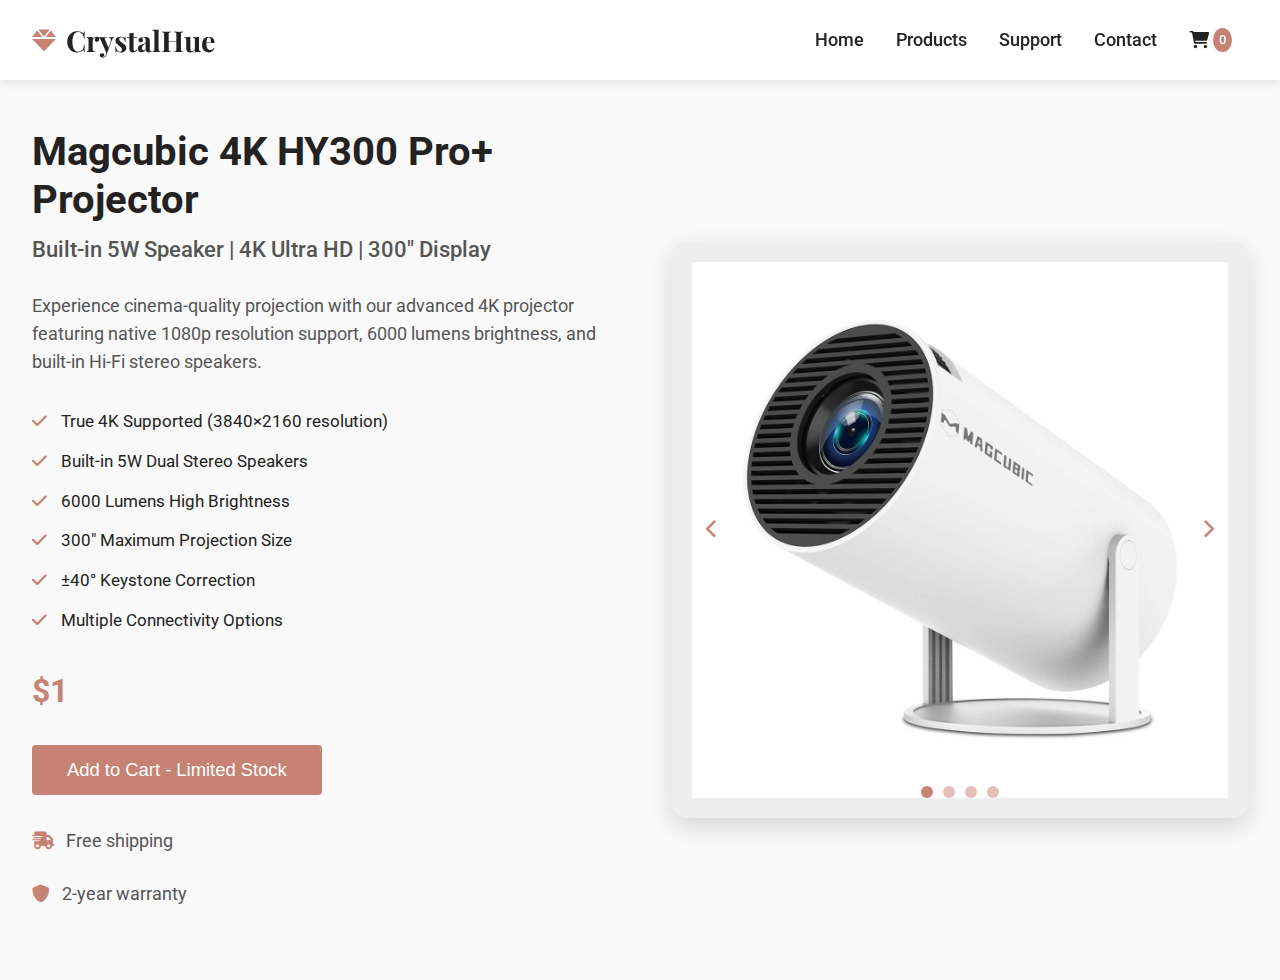
<file: index.html>
<!DOCTYPE html>
<html lang="en">
<head>
    <meta charset="UTF-8">
    <meta name="viewport" content="width=device-width, initial-scale=1.0">
    <title>Magcubic 4K HY300 Pro+ Projector | CrystalHue</title>
    <link rel="stylesheet" href="https://cdnjs.cloudflare.com/ajax/libs/font-awesome/6.0.0-beta3/css/all.min.css">
    <link href="https://fonts.googleapis.com/css2?family=Playfair+Display:wght@700&family=Roboto:wght@400;500;700&display=swap" rel="stylesheet">
    <link rel="stylesheet" href="styles.css">
</head>
<body>
    <!-- Navigation Bar -->
    <nav class="navbar">
        <div class="navbar-container">
            <a href="#" class="navbar-logo">
                <i class="fas fa-gem"></i>
                CrystalHue
            </a>
            
            <div class="menu-toggle" id="mobile-menu">
                <span class="bar"></span>
                <span class="bar"></span>
                <span class="bar"></span>
            </div>
            
            <ul class="nav-menu">
                <li class="nav-item">
                    <a href="#" class="nav-links">Home</a>
                </li>
                <li class="nav-item">
                    <a href="#" class="nav-links">Products</a>
                </li>
                <li class="nav-item">
                    <a href="#" class="nav-links">Support</a>
                </li>
                <li class="nav-item">
                    <a href="#" class="nav-links">Contact</a>
                </li>
                <li class="nav-item">
                    <a href="cart.html" class="nav-links"><i class="fas fa-shopping-cart"></i> <span class="cart-count">0</span></a>
                </li>
            </ul>
        </div>
    </nav>

    <!-- Main Product Showcase -->
    <main class="product-showcase">
        <!-- Content Column -->
        <div class="product-content">
            <h1>Magcubic 4K HY300 Pro+ Projector</h1>
            <h2>Built-in 5W Speaker | 4K Ultra HD | 300" Display</h2>
            <p>Experience cinema-quality projection with our advanced 4K projector featuring native 1080p resolution support, 6000 lumens brightness, and built-in Hi-Fi stereo speakers.</p>
            
            <ul class="product-features">
                <li><i class="fas fa-check"></i> True 4K Supported (3840×2160 resolution)</li>
                <li><i class="fas fa-check"></i> Built-in 5W Dual Stereo Speakers</li>
                <li><i class="fas fa-check"></i> 6000 Lumens High Brightness</li>
                <li><i class="fas fa-check"></i> 300" Maximum Projection Size</li>
                <li><i class="fas fa-check"></i> ±40° Keystone Correction</li>
                <li><i class="fas fa-check"></i> Multiple Connectivity Options</li>
            </ul>
            
            <div class="price">$1</div>
            <button class="buy-button">Add to Cart - Limited Stock</button>
            
            <div class="shipping-info">
                <p><i class="fas fa-shipping-fast"></i> Free shipping</p>
                <p><i class="fas fa-shield-alt"></i> 2-year warranty</p>
            </div>
        </div>
        
        <!-- Image Slider Column -->
        <div class="product-image-container">
            <div class="product-slider">
                <img src="images/projector-front.jpg" alt="Projector Front View" class="active">
                <img src="images/projector-side.jpg" alt="Projector Side View">
                <img src="images/projector-ports.jpg" alt="Connection Ports">
                <img src="images/projector-remote.jpg" alt="Included Remote">
            </div>
            <div class="slider-dots">
                <span class="dot active"></span>
                <span class="dot"></span>
                <span class="dot"></span>
                <span class="dot"></span>
            </div>
            <div class="slider-nav">
                <button id="prev-slide"><i class="fas fa-chevron-left"></i></button>
                <button id="next-slide"><i class="fas fa-chevron-right"></i></button>
            </div>
        </div>
    </main>

    <script src="script.js"></script>
</body>
</html>
</file>
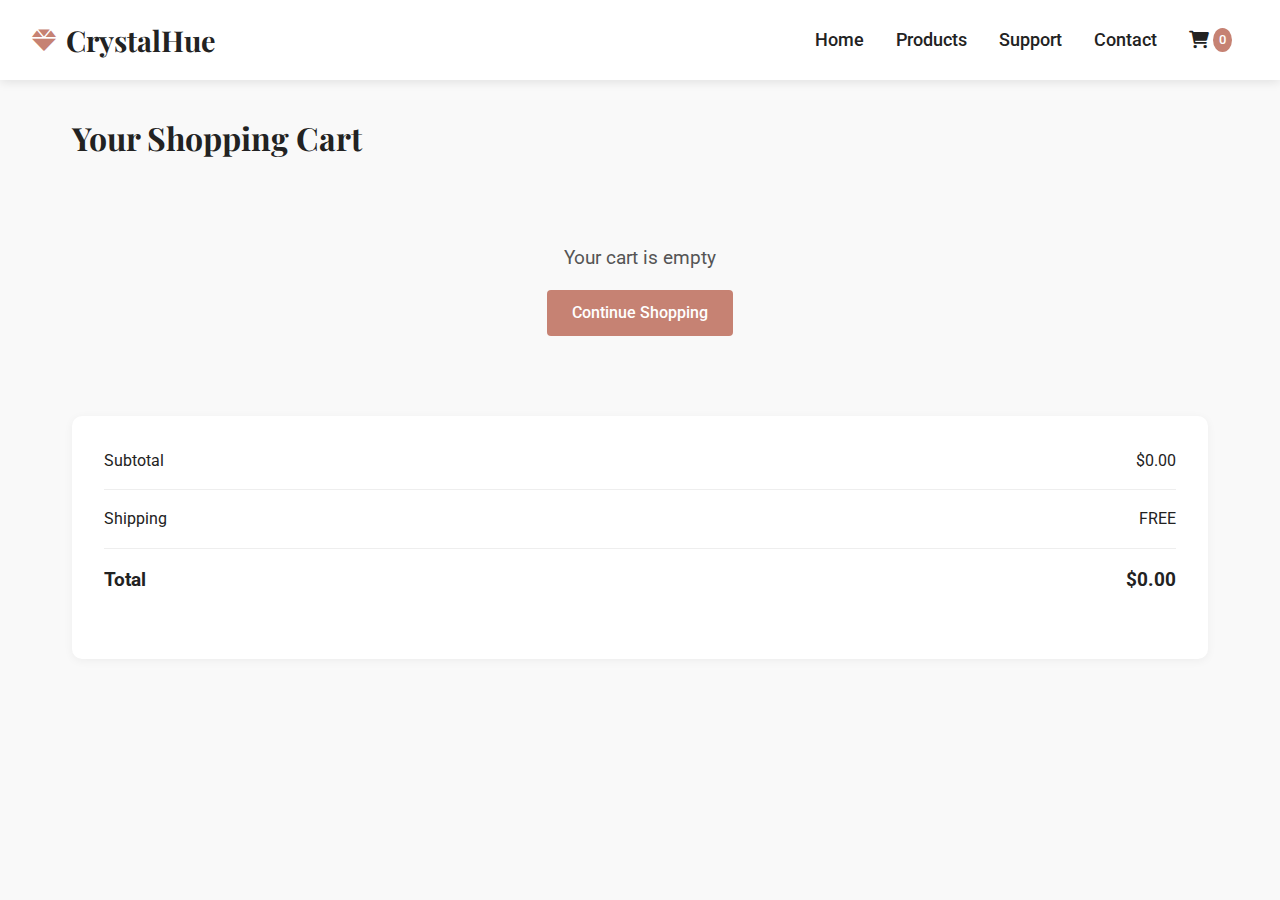
<file: cart.html>
<!DOCTYPE html>
<html lang="en">
<head>
    <meta charset="UTF-8">
    <meta name="viewport" content="width=device-width, initial-scale=1.0">
    <title>Your Cart | CrystalHue</title>
    <link rel="stylesheet" href="https://cdnjs.cloudflare.com/ajax/libs/font-awesome/6.0.0-beta3/css/all.min.css">
    <link href="https://fonts.googleapis.com/css2?family=Playfair+Display:wght@700&family=Roboto:wght@400;500;700&display=swap" rel="stylesheet">
    <link rel="stylesheet" href="styles.css">
    <style>
        /* Loading spinner styles */
        .paypal-loading {
            display: flex;
            flex-direction: column;
            align-items: center;
            justify-content: center;
            padding: 20px;
        }
        .loading-spinner {
            border: 4px solid rgba(0, 0, 0, 0.1);
            border-radius: 50%;
            border-top: 4px solid #0070ba;
            width: 30px;
            height: 30px;
            animation: spin 1s linear infinite;
            margin-bottom: 10px;
        }
        @keyframes spin {
            0% { transform: rotate(0deg); }
            100% { transform: rotate(360deg); }
        }
        .payment-error {
            color: #cc0000;
            padding: 10px;
            text-align: center;
            display: none;
        }
    </style>
</head>
<body>
    <!-- Navigation Bar -->
    <nav class="navbar">
        <div class="navbar-container">
            <a href="index.html" class="navbar-logo">
                <i class="fas fa-gem"></i>
                CrystalHue
            </a>
            
            <div class="menu-toggle" id="mobile-menu">
                <span class="bar"></span>
                <span class="bar"></span>
                <span class="bar"></span>
            </div>
            
            <ul class="nav-menu">
                <li class="nav-item">
                    <a href="index.html" class="nav-links">Home</a>
                </li>
                <li class="nav-item">
                    <a href="#" class="nav-links">Products</a>
                </li>
                <li class="nav-item">
                    <a href="#" class="nav-links">Support</a>
                </li>
                <li class="nav-item">
                    <a href="#" class="nav-links">Contact</a>
                </li>
                <li class="nav-item">
                    <a href="cart.html" class="nav-links"><i class="fas fa-shopping-cart"></i> <span class="cart-count">0</span></a>
                </li>
            </ul>
        </div>
    </nav>

    <!-- Cart Content -->
    <main class="cart-container">
        <h1>Your Shopping Cart</h1>
        
        <div class="cart-items">
            <!-- Items will be loaded dynamically -->
            <div class="empty-cart-message">
                <p>Your cart is empty</p>
                <a href="index.html" class="continue-shopping-btn">Continue Shopping</a>
            </div>
        </div>
        
        <div class="cart-summary">
            <div class="summary-row">
                <span>Subtotal</span>
                <span class="subtotal">$0.00</span>
            </div>
            <div class="summary-row">
                <span>Shipping</span>
                <span>FREE</span>
            </div>
            <div class="summary-row total">
                <span>Total</span>
                <span class="total-price">$0.00</span>
            </div>
            
            <button class="checkout-btn">Proceed to Checkout</button>
            
            <!-- Centered Payment Container -->
            <div class="payment-center-container" style="display: none;">
                <div class="payment-wrapper">
                    <div id="paypal-loading" class="paypal-loading">
                        <div class="loading-spinner"></div>
                        <p>Loading secure payment...</p>
                    </div>
                    <div id="paypal-button-container"></div>
                    <div id="payment-error" class="payment-error"></div>
                </div>
            </div>
        </div>
    </main>

    <script>
        // Configuration - YOU NEED TO UPDATE THESE VALUES!
        const PAYPAL_CONFIG = {
            isProduction: true, // Set to true for live payments
            sandboxClientId: "AYoq-VXfl5mydrSgCmVhx9H_3rtsocNMT25duGgv5K-2OhqE1OcPPX4-cuzc0qnB30OuKdozOfpJXyOz", // Replace with your sandbox ID
            liveClientId: "AT8yrZrTDG7ZORdPbA0IuAzeghNxnXHMxWIGNcaLc__YoguZGQyu0L3u_VNpDQdQDG00CAvrwYLNsjo6",      // Replace with your live ID
            currency: "USD",
            serverUrl: "http://localhost:3000" // Change to your server URL
        };

        // Load PayPal SDK when checkout button is clicked
        document.querySelector('.checkout-btn')?.addEventListener('click', function() {
            const checkoutBtn = this;
            const paymentContainer = document.querySelector('.payment-center-container');
            const paypalLoading = document.getElementById('paypal-loading');
            const paypalButton = document.getElementById('paypal-button-container');
            const paymentError = document.getElementById('payment-error');
            
            // Hide checkout button and show payment container
            checkoutBtn.style.display = 'none';
            paymentContainer.style.display = 'flex';
            paypalLoading.style.display = 'flex';
            paypalButton.style.display = 'none';
            paymentError.style.display = 'none';
            paymentError.textContent = '';
            
            // Load PayPal SDK with the correct credentials
            const script = document.createElement('script');
            const clientId = PAYPAL_CONFIG.isProduction 
                ? PAYPAL_CONFIG.liveClientId 
                : PAYPAL_CONFIG.sandboxClientId;
            
            script.src = `https://www.paypal.com/sdk/js?client-id=${clientId}&currency=${PAYPAL_CONFIG.currency}&intent=capture`;
            
            script.onload = function() {
                paypalLoading.style.display = 'none';
                paypalButton.style.display = 'block';
                
                if (window.paypal) {
                    paypal.Buttons({
                        style: {
                            layout: 'vertical',
                            color: 'gold',
                            shape: 'rect',
                            label: 'paypal'
                        },
                        createOrder: function(data, actions) {
                            const cart = JSON.parse(localStorage.getItem('projector_cart_sync')) || {};
                            const quantity = cart['hy300-pro-plus'] || 0;
                            const total = (1 * quantity).toFixed(2);
                            
                            if (total <= 0) {
                                paymentError.textContent = 'Invalid order amount';
                                paymentError.style.display = 'block';
                                checkoutBtn.style.display = 'block';
                                paymentContainer.style.display = 'none';
                                return actions.reject();
                            }
                            
                            return actions.order.create({
                                purchase_units: [{
                                    amount: {
                                        value: total,
                                        currency_code: PAYPAL_CONFIG.currency
                                    },
                                    description: `Magcubic Projector (${quantity} units)`
                                }],
                                application_context: {
                                    shipping_preference: 'NO_SHIPPING',
                                    user_action: 'PAY_NOW'
                                }
                            });
                        },
                        onApprove: function(data, actions) {
                            paymentError.textContent = 'Verifying payment...';
                            paymentError.style.color = '#0066cc';
                            paymentError.style.display = 'block';
                            
                            return actions.order.capture().then(async function(details) {
                                try {
                                    // Send to your server for verification
                                    const response = await fetch(`${PAYPAL_CONFIG.serverUrl}/verify-payment`, {
                                        method: 'POST',
                                        headers: {
                                            'Content-Type': 'application/json',
                                        },
                                        body: JSON.stringify({
                                            orderID: data.orderID,
                                            paymentDetails: details
                                        })
                                    });
                                    
                                    const result = await response.json();
                                    
                                    if (!result.verified) {
                                        throw new Error(result.error || 'Payment verification failed');
                                    }
                                    
                                    // Only clear cart after successful verification
                                    localStorage.removeItem('projector_cart_sync');
                                    window.dispatchEvent(new Event('storage'));
                                    
                                    // Show success
                                    alert('Payment successful! Transaction ID: ' + details.id);
                                    window.location.href = 'thank-you.html'; // Redirect to thank you page
                                    
                                } catch (err) {
                                    console.error("Verification error:", err);
                                    throw err;
                                }
                            }).catch(function(err) {
                                console.error("Payment error:", err);
                                paymentError.textContent = 'Payment failed: ' + 
                                    (err.message || 'Could not complete payment');
                                paymentError.style.color = '#cc0000';
                                paymentError.style.display = 'block';
                                checkoutBtn.style.display = 'block';
                                paymentContainer.style.display = 'none';
                            });
                        },
                        onError: function(err) {
                            console.error("PayPal error:", err);
                            paymentError.textContent = 'Payment error: ' + 
                                (err.message || 'Please try again');
                            paymentError.style.color = '#cc0000';
                            paymentError.style.display = 'block';
                            checkoutBtn.style.display = 'block';
                            paymentContainer.style.display = 'none';
                        },
                        onCancel: function(data) {
                            paymentError.textContent = 'Payment cancelled';
                            paymentError.style.color = '#ff9900';
                            paymentError.style.display = 'block';
                            checkoutBtn.style.display = 'block';
                            paymentContainer.style.display = 'none';
                        }
                    }).render('#paypal-button-container');
                }
            };
            
            script.onerror = function() {
                paypalLoading.style.display = 'none';
                paymentError.textContent = 'Failed to load payment system. Please check your connection.';
                paymentError.style.display = 'block';
                checkoutBtn.style.display = 'block';
                paymentContainer.style.display = 'none';
            };
            
            document.body.appendChild(script);
        });
    </script>

    <script src="cart.js"></script>
</body>
</html>
</file>
<file: styles.css>
/* ===== BASE STYLES ===== */
:root {
    --primary: #c68273;
    --primary-dark: #b07266;
    --primary-light: #f8e9e6;
    --secondary: #4a6fa5;
    --dark: #222;
    --light: #f9f9f9;
    --gray: #555;
    --light-gray: #eee;
    --white: #fff;
  }
  
  * {
    margin: 0;
    padding: 0;
    box-sizing: border-box;
  }
  
  body {
    font-family: 'Roboto', sans-serif;
    color: var(--dark);
    line-height: 1.6;
    background-color: var(--light);
  }
  
  /* ===== NAVBAR ===== */
  .navbar {
    background-color: var(--white);
    height: 80px;
    display: flex;
    justify-content: center;
    align-items: center;
    font-size: 1.1rem;
    position: sticky;
    top: 0;
    z-index: 999;
    box-shadow: 0 2px 10px rgba(0, 0, 0, 0.1);
    padding: 0 2rem;
  }
  
  .navbar-container {
    display: flex;
    justify-content: space-between;
    height: 80px;
    width: 100%;
    max-width: 1300px;
  }
  
  .navbar-logo {
    color: var(--dark);
    cursor: pointer;
    text-decoration: none;
    font-size: 1.8rem;
    font-weight: bold;
    display: flex;
    align-items: center;
    gap: 10px;
    font-family: 'Playfair Display', serif;
  }
  
  .navbar-logo .fa-gem {
    color: var(--primary);
    font-size: 1.5rem;
  }
  
  .nav-menu {
    display: flex;
    align-items: center;
    list-style: none;
  }
  
  .nav-item {
    height: 80px;
  }
  
  .nav-links {
    color: var(--dark);
    display: flex;
    align-items: center;
    justify-content: center;
    text-decoration: none;
    padding: 0 1rem;
    height: 100%;
    font-weight: 500;
    transition: color 0.3s ease;
  }
  
  .nav-links:hover {
    color: var(--primary);
  }
  
  .cart-count {
    background-color: var(--primary);
    color: var(--white);
    border-radius: 50%;
    padding: 2px 6px;
    font-size: 0.8rem;
    margin-left: 4px;
    font-weight: 500;
  }
  
  /* Mobile Menu */
  .menu-toggle {
    display: none;
    cursor: pointer;
    flex-direction: column;
    justify-content: space-between;
    width: 30px;
    height: 21px;
    align-self: center;
  }
  
  .bar {
    height: 3px;
    width: 100%;
    background-color: var(--dark);
    border-radius: 10px;
    transition: all 0.3s ease;
  }
  
  .menu-toggle.is-active .bar:nth-child(1) {
    transform: translateY(9px) rotate(45deg);
  }
  
  .menu-toggle.is-active .bar:nth-child(2) {
    opacity: 0;
  }
  
  .menu-toggle.is-active .bar:nth-child(3) {
    transform: translateY(-9px) rotate(-45deg);
  }
  
  /* ===== PRODUCT SHOWCASE (INDEX PAGE) ===== */
  .product-showcase {
    display: flex;
    max-width: 1400px;
    margin: 3rem auto;
    padding: 0 2rem;
    gap: 4rem;
    align-items: center;
  }
  
  .product-content {
    flex: 1;
  }
  
  .product-content h1 {
    font-size: 2.5rem;
    margin-bottom: 0.5rem;
    color: var(--dark);
    font-weight: 700;
    line-height: 1.2;
  }
  
  .product-content h2 {
    font-size: 1.4rem;
    margin-bottom: 1.5rem;
    color: var(--gray);
    font-weight: 500;
  }
  
  .product-content p {
    margin-bottom: 1.5rem;
    font-size: 1.1rem;
    color: var(--gray);
  }
  
  .product-features {
    list-style: none;
    margin: 2rem 0;
  }
  
  .product-features li {
    margin-bottom: 0.8rem;
    font-size: 1.05rem;
  }
  
  .product-features i {
    color: var(--primary);
    margin-right: 10px;
  }
  
  .price {
    font-size: 2rem;
    font-weight: 700;
    color: var(--primary);
    margin: 1.8rem 0;
  }
  
  .buy-button {
    background-color: var(--primary);
    color: var(--white);
    border: none;
    padding: 14px 35px;
    font-size: 1.15rem;
    border-radius: 4px;
    cursor: pointer;
    transition: all 0.3s ease;
    font-weight: 500;
    display: inline-block;
  }
  
  .buy-button:hover {
    background-color: var(--primary-dark);
    transform: translateY(-3px);
    box-shadow: 0 6px 12px rgba(198, 130, 115, 0.3);
  }
  
  .buy-button.clicked {
    transform: scale(0.95);
    background-color: #9e5b4f;
  }
  
  /* Product Image Slider */
  .product-image-container {
    flex: 1;
    position: relative;
    border-radius: 15px;
    overflow: hidden;
    box-shadow: 0 8px 25px rgba(0,0,0,0.15);
    background: var(--light-gray);
    aspect-ratio: 1/1;
    max-width: 600px;
  }
  
  .product-slider {
    position: relative;
    width: 100%;
    height: 100%;
  }
  
  .product-slider img {
    position: absolute;
    width: 100%;
    height: 100%;
    object-fit: contain;
    padding: 20px;
    transition: opacity 0.5s ease;
    opacity: 0;
  }
  
  .product-slider img.active {
    opacity: 1;
  }
  
  .slider-dots {
    position: absolute;
    bottom: 20px;
    left: 50%;
    transform: translateX(-50%);
    display: flex;
    gap: 10px;
    z-index: 2;
  }
  
  .dot {
    width: 12px;
    height: 12px;
    border-radius: 50%;
    background: rgba(198, 130, 115, 0.5);
    cursor: pointer;
    transition: background 0.3s ease;
  }
  
  .dot.active {
    background: var(--primary);
  }
  
  .slider-nav {
    position: absolute;
    top: 50%;
    width: 100%;
    display: flex;
    justify-content: space-between;
    padding: 0 20px;
    transform: translateY(-50%);
    z-index: 2;
  }
  
  .slider-nav button {
    background: rgba(255,255,255,0.7);
    border: none;
    width: 40px;
    height: 40px;
    border-radius: 50%;
    cursor: pointer;
    color: var(--primary);
    font-size: 1.2rem;
    transition: all 0.3s ease;
  }
  
  .slider-nav button:hover {
    background: var(--white);
    transform: scale(1.1);
  }
  
  .shipping-info {
    margin-top: 2rem;
    color: var(--gray);
    font-size: 0.95rem;
  }
  
  .shipping-info i {
    color: var(--primary);
    margin-right: 8px;
  }
  
  /* ===== CART PAGE ===== */
  .cart-container {
    max-width: 1200px;
    margin: 2rem auto;
    padding: 0 2rem;
  }
  
  .cart-container h1 {
    font-family: 'Playfair Display', serif;
    margin-bottom: 2rem;
    color: var(--dark);
  }
  
  .cart-items {
    margin-bottom: 2rem;
  }
  
  .empty-cart-message {
    text-align: center;
    padding: 3rem 0;
  }
  
  .empty-cart-message p {
    font-size: 1.2rem;
    color: var(--gray);
    margin-bottom: 1rem;
  }
  
  .continue-shopping-btn {
    display: inline-block;
    padding: 10px 25px;
    background-color: var(--primary);
    color: var(--white);
    border-radius: 4px;
    text-decoration: none;
    font-weight: 500;
    transition: all 0.3s ease;
  }
  
  .continue-shopping-btn:hover {
    background-color: var(--primary-dark);
    transform: translateY(-2px);
  }
  
  .cart-item {
    display: flex;
    align-items: center;
    gap: 2rem;
    padding: 1.5rem;
    background: var(--white);
    border-radius: 10px;
    box-shadow: 0 2px 10px rgba(0,0,0,0.05);
    margin-bottom: 1rem;
    position: relative;
  }
  
  .cart-item img {
    width: 120px;
    height: 120px;
    object-fit: contain;
    border-radius: 5px;
  }
  
  .item-details {
    flex: 1;
  }
  
  .item-details h2 {
    font-size: 1.2rem;
    margin-bottom: 0.5rem;
  }
  
  .item-price {
    font-weight: bold;
    color: var(--primary);
    margin-bottom: 1rem;
  }
  
  .quantity-controls {
    display: flex;
    align-items: center;
    gap: 10px;
  }
  
  .quantity-btn {
    width: 30px;
    height: 30px;
    border-radius: 50%;
    border: 1px solid var(--light-gray);
    background: var(--white);
    cursor: pointer;
    transition: all 0.3s ease;
  }
  
  .quantity-btn:hover {
    background: var(--light-gray);
  }
  
  .remove-item {
    position: absolute;
    top: 15px;
    right: 15px;
    background: none;
    border: none;
    color: #999;
    cursor: pointer;
    font-size: 1rem;
  }
  
  .cart-summary {
    background: var(--white);
    padding: 2rem;
    border-radius: 10px;
    box-shadow: 0 2px 10px rgba(0,0,0,0.05);
  }
  
  .summary-row {
    display: flex;
    justify-content: space-between;
    margin-bottom: 1rem;
    padding-bottom: 1rem;
    border-bottom: 1px solid var(--light-gray);
  }
  
  .summary-row.total {
    font-weight: bold;
    font-size: 1.2rem;
    border-bottom: none;
  }
  
  .checkout-btn {
    width: 100%;
    padding: 15px;
    background-color: var(--primary);
    color: var(--white);
    border: none;
    border-radius: 5px;
    font-size: 1.1rem;
    cursor: pointer;
    margin-top: 1rem;
    transition: all 0.3s ease;
  }
  
  .checkout-btn:hover {
    background-color: var(--primary-dark);
  }
  
  /* ===== PAYMENT CENTER ===== */
  .payment-center-container {
    display: none;
    justify-content: center;
    width: 100%;
    margin: 25px 0;
  }
  
  .payment-wrapper {
    width: 100%;
    max-width: 500px;
    text-align: center;
  }
  
  .paypal-loading {
    display: none;
    flex-direction: column;
    align-items: center;
    justify-content: center;
    padding: 30px;
    background: var(--light-gray);
    border-radius: 8px;
  }
  
  .loading-spinner {
    width: 50px;
    height: 50px;
    border: 5px solid rgba(198, 130, 115, 0.2);
    border-radius: 50%;
    border-top-color: var(--primary);
    animation: spin 1s linear infinite;
    margin-bottom: 15px;
  }
  
  #paypal-button-container {
    display: none;
    min-height: 45px;
    margin: 0 auto;
  }
  
  .payment-error {
    display: none;
    color: #e74c3c;
    background: #fde8e8;
    padding: 15px;
    border-radius: 5px;
    margin-top: 15px;
  }
  
  @keyframes spin {
    to { transform: rotate(360deg); }
  }
  
  /* ===== MOBILE RESPONSIVENESS ===== */
  @media screen and (max-width: 960px) {
    .menu-toggle {
      display: flex;
    }
    
    .nav-menu {
      flex-direction: column;
      width: 100%;
      height: calc(100vh - 80px);
      position: absolute;
      top: 80px;
      left: -100%;
      background-color: var(--white);
      transition: all 0.5s ease;
    }
    
    .nav-menu.active {
      left: 0;
    }
    
    .nav-item {
      width: 100%;
      padding: 20px 0;
    }
    
    /* Product Showcase */
    .product-showcase {
      flex-direction: column;
      gap: 2rem;
    }
    
    .product-image-container {
      order: -1;
      width: 100%;
      max-width: 500px;
      margin: 0 auto 2rem;
    }
    
    .product-content {
      text-align: center;
    }
    
    .product-features {
      padding-left: 1.5rem;
      text-align: left;
      max-width: 500px;
      margin: 2rem auto;
    }
    
    .buy-button {
      width: 100%;
      max-width: 300px;
    }
  }
  
  @media screen and (max-width: 768px) {
    .cart-item {
      flex-direction: column;
      text-align: center;
      gap: 1rem;
    }
    
    .quantity-controls {
      justify-content: center;
    }
    
    .remove-item {
      position: static;
      margin-top: 1rem;
    }
    
    .payment-wrapper {
      padding: 0 15px;
    }
  }
  
  @media screen and (max-width: 600px) {
    .product-image-container {
      max-height: 400px;
    }
    
    .slider-nav button {
      width: 35px;
      height: 35px;
      font-size: 1rem;
    }
    
    .product-content h1 {
      font-size: 2rem;
    }
    
    .product-content h2 {
      font-size: 1.2rem;
    }
  }
</file>
